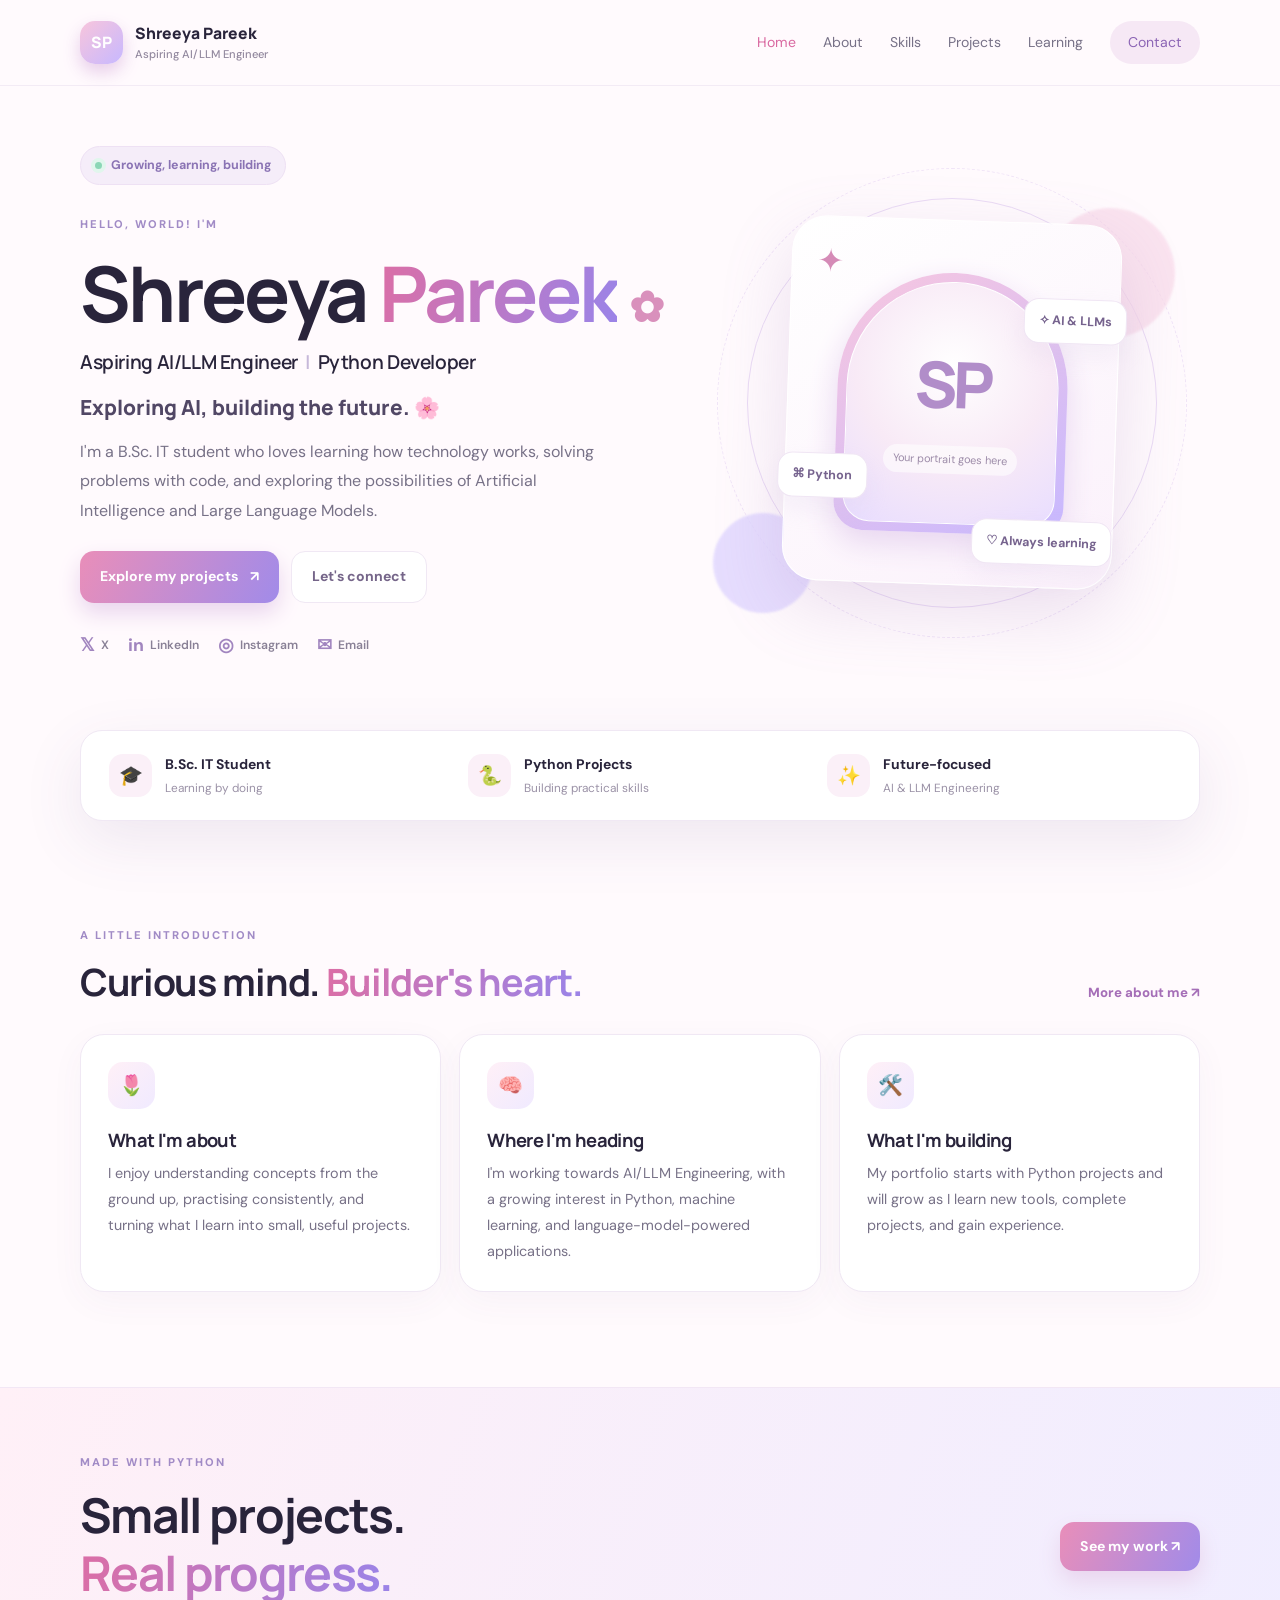
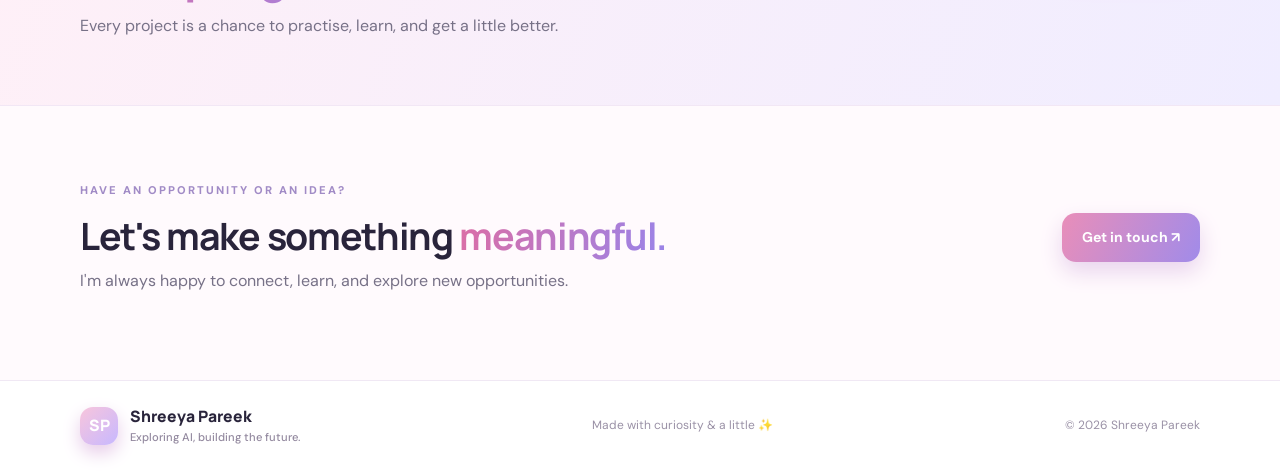
<file: index.html>
<!DOCTYPE html>
<html lang="en">
<head>
  <meta charset="UTF-8"><meta name="viewport" content="width=device-width, initial-scale=1.0">
  <meta name="description" content="Shreeya Pareek — Aspiring AI/LLM Engineer and Python Developer. Explore projects, skills, and learning journey.">
  <title>Shreeya Pareek | Portfolio</title><link rel="stylesheet" href="assets/css/style.css">
</head>
<body>
<header class="site-header"><a class="brand" href="index.html"><span class="brand-mark">SP</span><span>Shreeya Pareek<span class="brand-sub">Aspiring AI/LLM Engineer</span></span></a>
<button class="menu-toggle" aria-label="Toggle navigation" aria-expanded="false">☰</button>
<nav class="nav"><a class="active" href="index.html">Home</a><a href="about.html">About</a><a href="skills.html">Skills</a><a href="projects.html">Projects</a><a href="learning.html">Learning</a><a href="contact.html" class="nav-cta">Contact</a></nav></header>
<main>
<section class="hero container">
  <div class="hero-copy"><span class="eyebrow"><span class="status-dot"></span> Growing, learning, building</span>
    <p class="overline">HELLO, WORLD! I'M</p><h1>Shreeya <span class="gradient-text">Pareek</span><span class="wave">✿</span></h1>
    <h2>Aspiring AI/LLM Engineer <span class="divider">|</span> Python Developer</h2>
    <p class="hero-tagline">Exploring AI, building the future. <span>🌸</span></p>
    <p class="hero-description">I'm a B.Sc. IT student who loves learning how technology works, solving problems with code, and exploring the possibilities of Artificial Intelligence and Large Language Models.</p>
    <div class="hero-actions"><a class="button button-primary" href="projects.html">Explore my projects <span>↗</span></a><a class="button button-secondary" href="contact.html">Let's connect</a></div>
    <div class="social-row"><a href="https://x.com/SparkSarc" target="_blank" rel="noopener">𝕏 <span>X</span></a><a href="https://www.linkedin.com/in/shreeya-pareek-653609417/" target="_blank" rel="noopener">in <span>LinkedIn</span></a><a href="https://www.instagram.com/__spark26/" target="_blank" rel="noopener">◎ <span>Instagram</span></a><a href="mailto:shreeyavishalpareek06@gmail.com">✉ <span>Email</span></a></div>
  </div>
  <div class="hero-visual"><div class="orbit orbit-one"></div><div class="orbit orbit-two"></div><div class="profile-card"><div class="card-sparkle sparkle-one">✦</div><div class="avatar-frame"><div class="avatar-placeholder"><span class="avatar-initials">SP</span><span class="avatar-caption">Your portrait goes here</span></div></div><span class="floating-chip chip-ai">✧ AI & LLMs</span><span class="floating-chip chip-python">⌘ Python</span><span class="floating-chip chip-heart">♡ Always learning</span></div><div class="blob blob-one"></div><div class="blob blob-two"></div></div>
</section>
<section class="quick-strip container"><div><span class="strip-icon">🎓</span><span><strong>B.Sc. IT Student</strong><small>Learning by doing</small></span></div><div><span class="strip-icon">🐍</span><span><strong>Python Projects</strong><small>Building practical skills</small></span></div><div><span class="strip-icon">✨</span><span><strong>Future-focused</strong><small>AI & LLM Engineering</small></span></div></section>
<section class="section container"><div class="section-heading"><div><p class="overline">A LITTLE INTRODUCTION</p><h2>Curious mind. <span class="gradient-text">Builder's heart.</span></h2></div><a class="text-link" href="about.html">More about me ↗</a></div><div class="intro-grid"><article class="soft-card intro-card"><span class="card-icon">🌷</span><h3>What I'm about</h3><p>I enjoy understanding concepts from the ground up, practising consistently, and turning what I learn into small, useful projects.</p></article><article class="soft-card intro-card"><span class="card-icon">🧠</span><h3>Where I'm heading</h3><p>I'm working towards AI/LLM Engineering, with a growing interest in Python, machine learning, and language-model-powered applications.</p></article><article class="soft-card intro-card"><span class="card-icon">🛠️</span><h3>What I'm building</h3><p>My portfolio starts with Python projects and will grow as I learn new tools, complete projects, and gain experience.</p></article></div></section>
<section class="featured-band"><div class="container featured-inner"><div><p class="overline">MADE WITH PYTHON</p><h2>Small projects.<br><span class="gradient-text">Real progress.</span></h2><p>Every project is a chance to practise, learn, and get a little better.</p></div><a class="button button-primary" href="projects.html">See my work ↗</a></div></section>
<section class="section container closing-cta"><div><p class="overline">HAVE AN OPPORTUNITY OR AN IDEA?</p><h2>Let's make something <span class="gradient-text">meaningful.</span></h2><p>I'm always happy to connect, learn, and explore new opportunities.</p></div><a class="button button-primary" href="contact.html">Get in touch ↗</a></section>
</main><footer class="site-footer"><div class="container footer-inner"><a class="brand footer-brand" href="index.html"><span class="brand-mark">SP</span><span>Shreeya Pareek<span class="brand-sub">Exploring AI, building the future.</span></span></a><p>Made with curiosity & a little ✨</p><span>© <span class="year"></span> Shreeya Pareek</span></div></footer><script src="assets/js/main.js"></script></body></html>
</file>
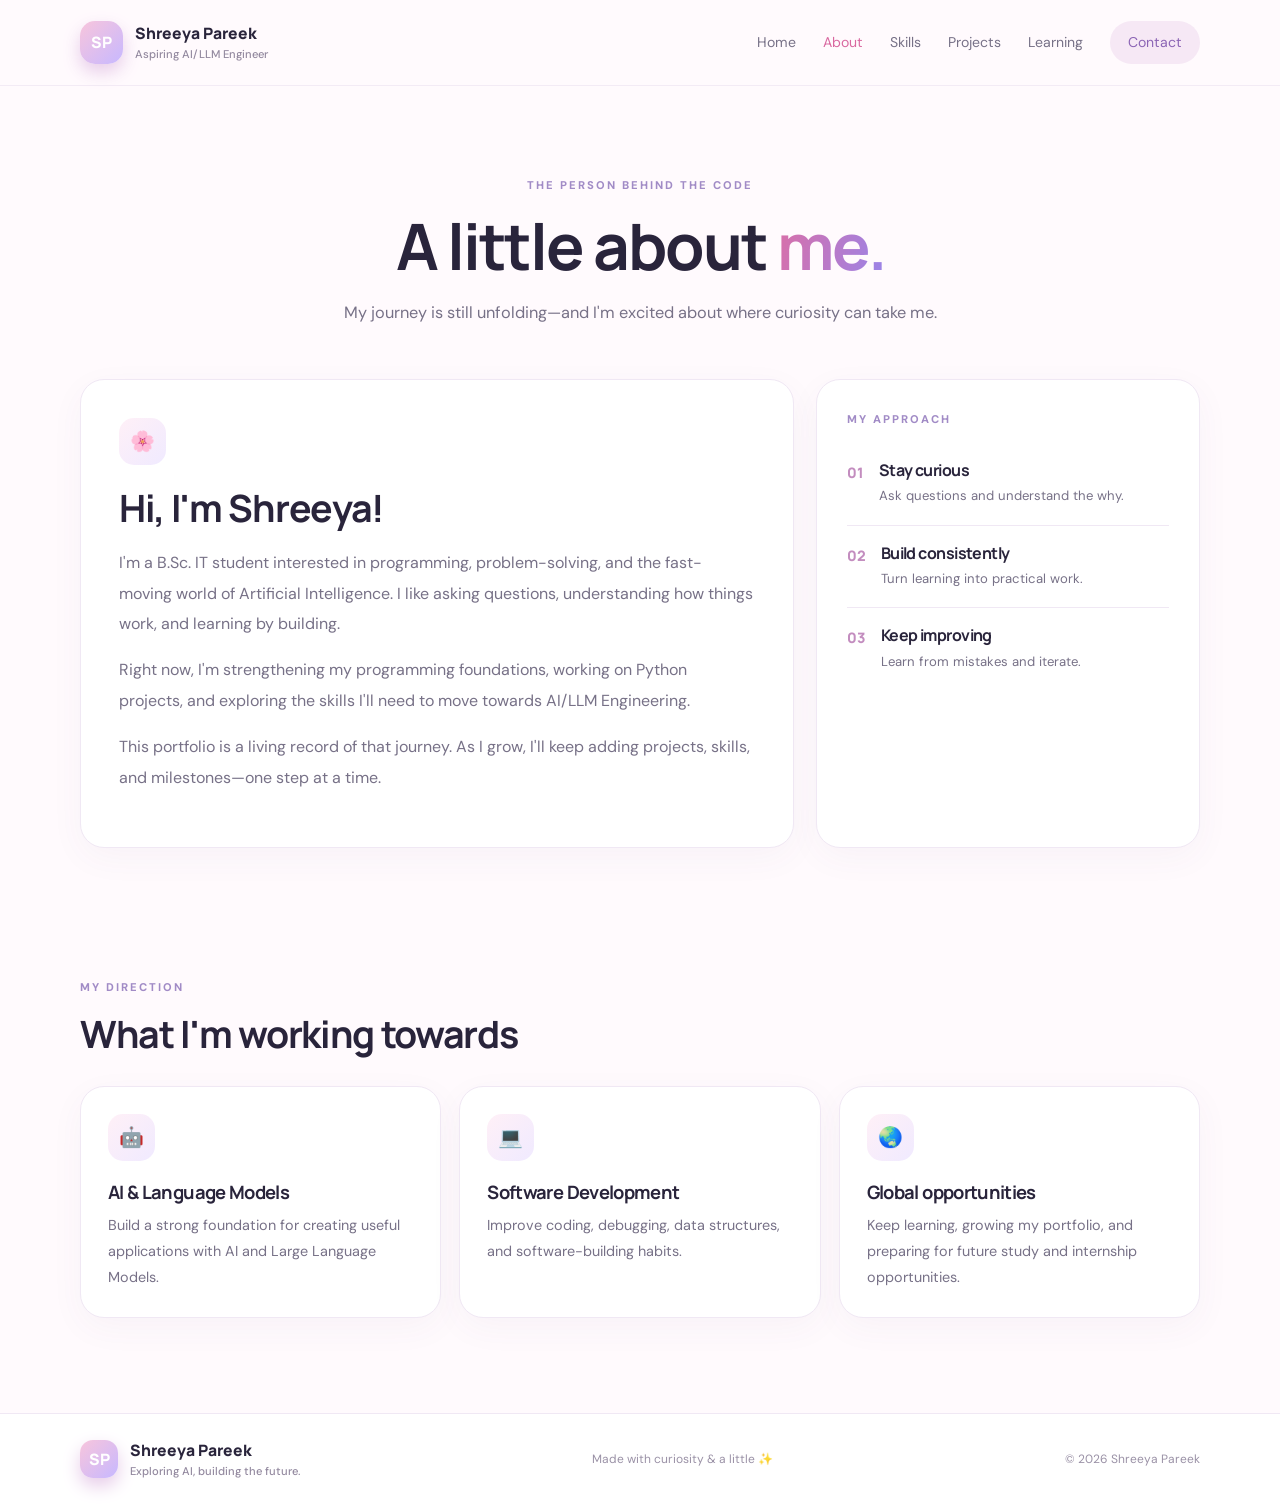
<file: about.html>
<!DOCTYPE html><html lang="en"><head><meta charset="UTF-8"><meta name="viewport" content="width=device-width, initial-scale=1.0"><title>About | Shreeya Pareek</title><link rel="stylesheet" href="assets/css/style.css"></head><body>
<header class="site-header"><a class="brand" href="index.html"><span class="brand-mark">SP</span><span>Shreeya Pareek<span class="brand-sub">Aspiring AI/LLM Engineer</span></span></a><button class="menu-toggle" aria-label="Toggle navigation" aria-expanded="false">☰</button><nav class="nav"><a href="index.html">Home</a><a class="active" href="about.html">About</a><a href="skills.html">Skills</a><a href="projects.html">Projects</a><a href="learning.html">Learning</a><a href="contact.html" class="nav-cta">Contact</a></nav></header>
<main><section class="page-hero container"><p class="overline">THE PERSON BEHIND THE CODE</p><h1>A little about <span class="gradient-text">me.</span></h1><p>My journey is still unfolding—and I'm excited about where curiosity can take me.</p></section>
<section class="container content-grid"><article class="soft-card long-card"><span class="card-icon">🌸</span><h2>Hi, I'm Shreeya!</h2><p>I'm a B.Sc. IT student interested in programming, problem-solving, and the fast-moving world of Artificial Intelligence. I like asking questions, understanding how things work, and learning by building.</p><p>Right now, I'm strengthening my programming foundations, working on Python projects, and exploring the skills I'll need to move towards AI/LLM Engineering.</p><p>This portfolio is a living record of that journey. As I grow, I'll keep adding projects, skills, and milestones—one step at a time.</p></article><aside class="soft-card values-card"><p class="overline">MY APPROACH</p><div class="value-row"><span>01</span><div><h3>Stay curious</h3><p>Ask questions and understand the why.</p></div></div><div class="value-row"><span>02</span><div><h3>Build consistently</h3><p>Turn learning into practical work.</p></div></div><div class="value-row"><span>03</span><div><h3>Keep improving</h3><p>Learn from mistakes and iterate.</p></div></div></aside></section>
<section class="container section"><div class="section-heading"><div><p class="overline">MY DIRECTION</p><h2>What I'm working towards</h2></div></div><div class="intro-grid"><article class="soft-card intro-card"><span class="card-icon">🤖</span><h3>AI & Language Models</h3><p>Build a strong foundation for creating useful applications with AI and Large Language Models.</p></article><article class="soft-card intro-card"><span class="card-icon">💻</span><h3>Software Development</h3><p>Improve coding, debugging, data structures, and software-building habits.</p></article><article class="soft-card intro-card"><span class="card-icon">🌏</span><h3>Global opportunities</h3><p>Keep learning, growing my portfolio, and preparing for future study and internship opportunities.</p></article></div></section></main>
<footer class="site-footer"><div class="container footer-inner"><a class="brand footer-brand" href="index.html"><span class="brand-mark">SP</span><span>Shreeya Pareek<span class="brand-sub">Exploring AI, building the future.</span></span></a><p>Made with curiosity & a little ✨</p><span>© <span class="year"></span> Shreeya Pareek</span></div></footer><script src="assets/js/main.js"></script></body></html>
</file>
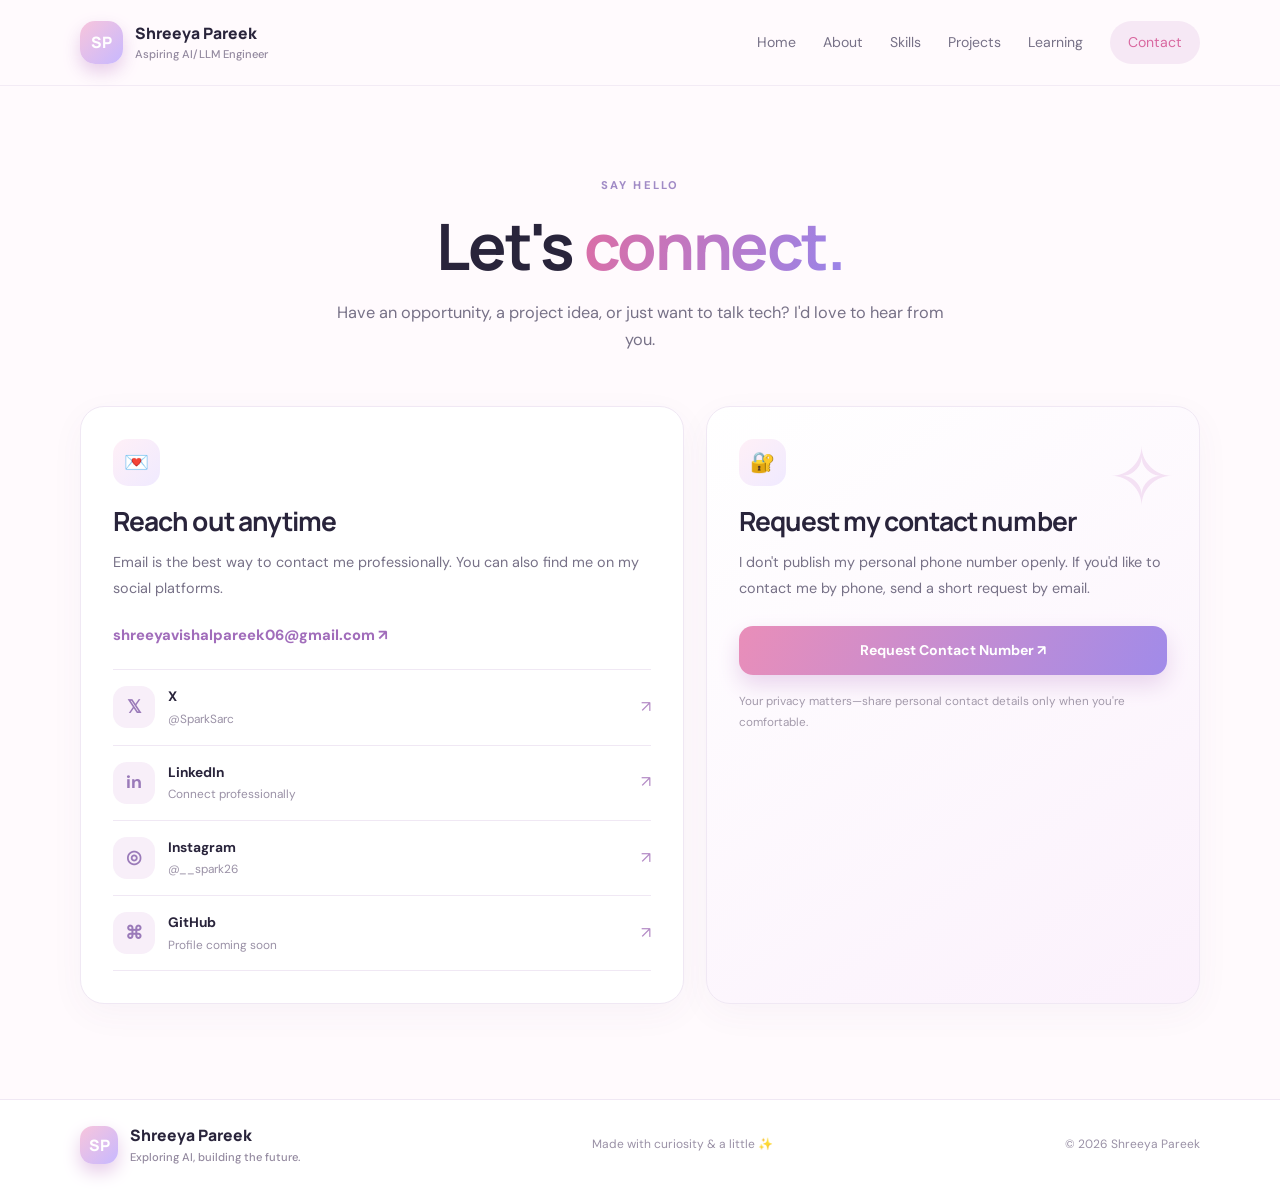
<file: contact.html>
<!DOCTYPE html><html lang="en"><head><meta charset="UTF-8"><meta name="viewport" content="width=device-width, initial-scale=1.0"><meta name="description" content="Contact Shreeya Pareek."><title>Contact | Shreeya Pareek</title><link rel="stylesheet" href="assets/css/style.css"></head><body>
<header class="site-header"><a class="brand" href="index.html"><span class="brand-mark">SP</span><span>Shreeya Pareek<span class="brand-sub">Aspiring AI/LLM Engineer</span></span></a><button class="menu-toggle" aria-label="Toggle navigation" aria-expanded="false">☰</button><nav class="nav"><a href="index.html">Home</a><a href="about.html">About</a><a href="skills.html">Skills</a><a href="projects.html">Projects</a><a href="learning.html">Learning</a><a class="active nav-cta" href="contact.html">Contact</a></nav></header>
<main><section class="page-hero container"><p class="overline">SAY HELLO</p><h1>Let's <span class="gradient-text">connect.</span></h1><p>Have an opportunity, a project idea, or just want to talk tech? I'd love to hear from you.</p></section>
<section class="container contact-layout"><div class="soft-card contact-main"><span class="card-icon">💌</span><h2>Reach out anytime</h2><p>Email is the best way to contact me professionally. You can also find me on my social platforms.</p><a class="contact-email" href="mailto:shreeyavishalpareek06@gmail.com">shreeyavishalpareek06@gmail.com ↗</a><div class="contact-links"><a href="https://x.com/SparkSarc" target="_blank" rel="noopener"><span class="contact-symbol">𝕏</span><span><strong>X</strong><small>@SparkSarc</small></span><span class="arrow">↗</span></a><a href="https://www.linkedin.com/in/shreeya-pareek-653609417/" target="_blank" rel="noopener"><span class="contact-symbol">in</span><span><strong>LinkedIn</strong><small>Connect professionally</small></span><span class="arrow">↗</span></a><a href="https://www.instagram.com/__spark26/" target="_blank" rel="noopener"><span class="contact-symbol">◎</span><span><strong>Instagram</strong><small>@__spark26</small></span><span class="arrow">↗</span></a><a href="https://github.com/" target="_blank" rel="noopener"><span class="contact-symbol">⌘</span><span><strong>GitHub</strong><small>Profile coming soon</small></span><span class="arrow">↗</span></a></div></div>
<aside class="soft-card contact-side"><div class="side-decoration">✧</div><span class="card-icon">🔐</span><h2>Request my contact number</h2><p>I don't publish my personal phone number openly. If you'd like to contact me by phone, send a short request by email.</p><a class="button button-primary button-full" href="mailto:shreeyavishalpareek06@gmail.com?subject=Request%20for%20Contact%20Number&body=Hi%20Shreeya%2C%0A%0AI%27d%20like%20to%20request%20your%20contact%20number.%20Please%20let%20me%20know%20if%20you%27re%20comfortable%20sharing%20it.%0A%0AThank%20you!">Request Contact Number ↗</a><p class="privacy-note">Your privacy matters—share personal contact details only when you're comfortable.</p></aside></section></main>
<footer class="site-footer"><div class="container footer-inner"><a class="brand footer-brand" href="index.html"><span class="brand-mark">SP</span><span>Shreeya Pareek<span class="brand-sub">Exploring AI, building the future.</span></span></a><p>Made with curiosity & a little ✨</p><span>© <span class="year"></span> Shreeya Pareek</span></div></footer><script src="assets/js/main.js"></script></body></html>
</file>
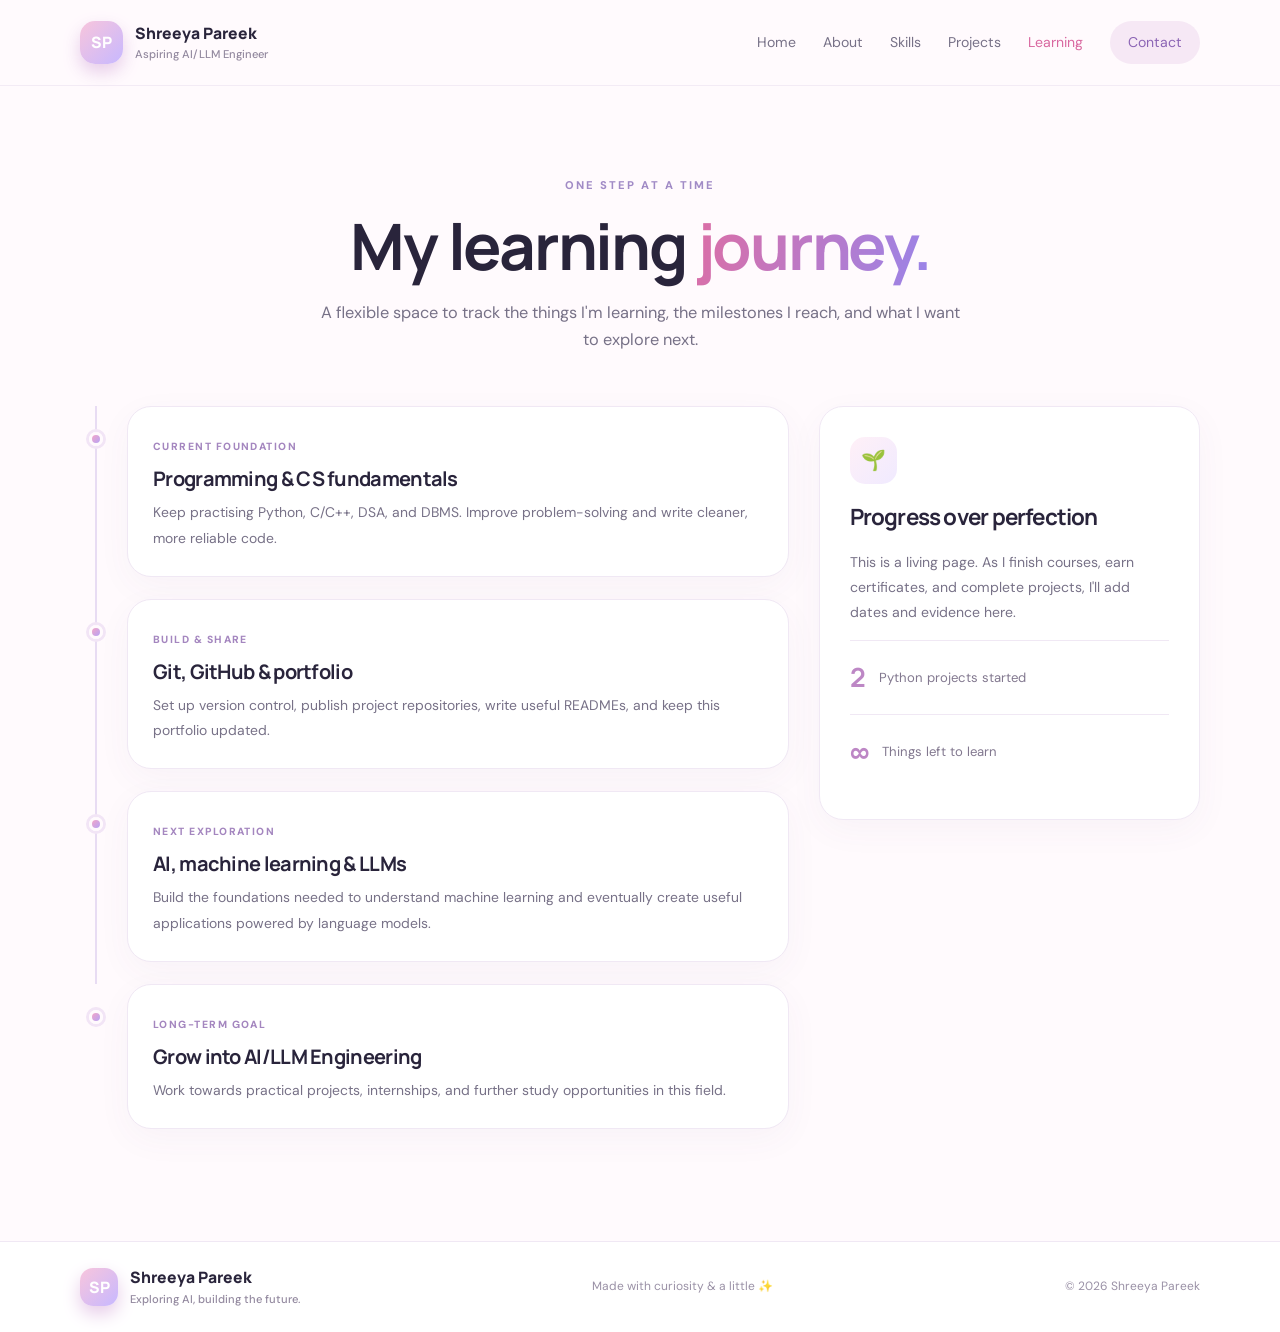
<file: learning.html>
<!DOCTYPE html><html lang="en"><head><meta charset="UTF-8"><meta name="viewport" content="width=device-width, initial-scale=1.0"><title>Learning | Shreeya Pareek</title><link rel="stylesheet" href="assets/css/style.css"></head><body>
<header class="site-header"><a class="brand" href="index.html"><span class="brand-mark">SP</span><span>Shreeya Pareek<span class="brand-sub">Aspiring AI/LLM Engineer</span></span></a><button class="menu-toggle" aria-label="Toggle navigation" aria-expanded="false">☰</button><nav class="nav"><a href="index.html">Home</a><a href="about.html">About</a><a href="skills.html">Skills</a><a href="projects.html">Projects</a><a class="active" href="learning.html">Learning</a><a href="contact.html" class="nav-cta">Contact</a></nav></header>
<main><section class="page-hero container"><p class="overline">ONE STEP AT A TIME</p><h1>My learning <span class="gradient-text">journey.</span></h1><p>A flexible space to track the things I'm learning, the milestones I reach, and what I want to explore next.</p></section>
<section class="container learning-layout"><div class="timeline"><article class="timeline-item"><span class="timeline-dot"></span><div class="soft-card timeline-card"><span class="timeline-label">CURRENT FOUNDATION</span><h2>Programming & CS fundamentals</h2><p>Keep practising Python, C/C++, DSA, and DBMS. Improve problem-solving and write cleaner, more reliable code.</p></div></article><article class="timeline-item"><span class="timeline-dot"></span><div class="soft-card timeline-card"><span class="timeline-label">BUILD & SHARE</span><h2>Git, GitHub & portfolio</h2><p>Set up version control, publish project repositories, write useful READMEs, and keep this portfolio updated.</p></div></article><article class="timeline-item"><span class="timeline-dot"></span><div class="soft-card timeline-card"><span class="timeline-label">NEXT EXPLORATION</span><h2>AI, machine learning & LLMs</h2><p>Build the foundations needed to understand machine learning and eventually create useful applications powered by language models.</p></div></article><article class="timeline-item"><span class="timeline-dot"></span><div class="soft-card timeline-card"><span class="timeline-label">LONG-TERM GOAL</span><h2>Grow into AI/LLM Engineering</h2><p>Work towards practical projects, internships, and further study opportunities in this field.</p></div></article></div><aside class="soft-card learning-note"><span class="card-icon">🌱</span><h2>Progress over perfection</h2><p>This is a living page. As I finish courses, earn certificates, and complete projects, I'll add dates and evidence here.</p><div class="mini-stat"><strong>2</strong><span>Python projects started</span></div><div class="mini-stat"><strong>∞</strong><span>Things left to learn</span></div></aside></section></main>
<footer class="site-footer"><div class="container footer-inner"><a class="brand footer-brand" href="index.html"><span class="brand-mark">SP</span><span>Shreeya Pareek<span class="brand-sub">Exploring AI, building the future.</span></span></a><p>Made with curiosity & a little ✨</p><span>© <span class="year"></span> Shreeya Pareek</span></div></footer><script src="assets/js/main.js"></script></body></html>
</file>
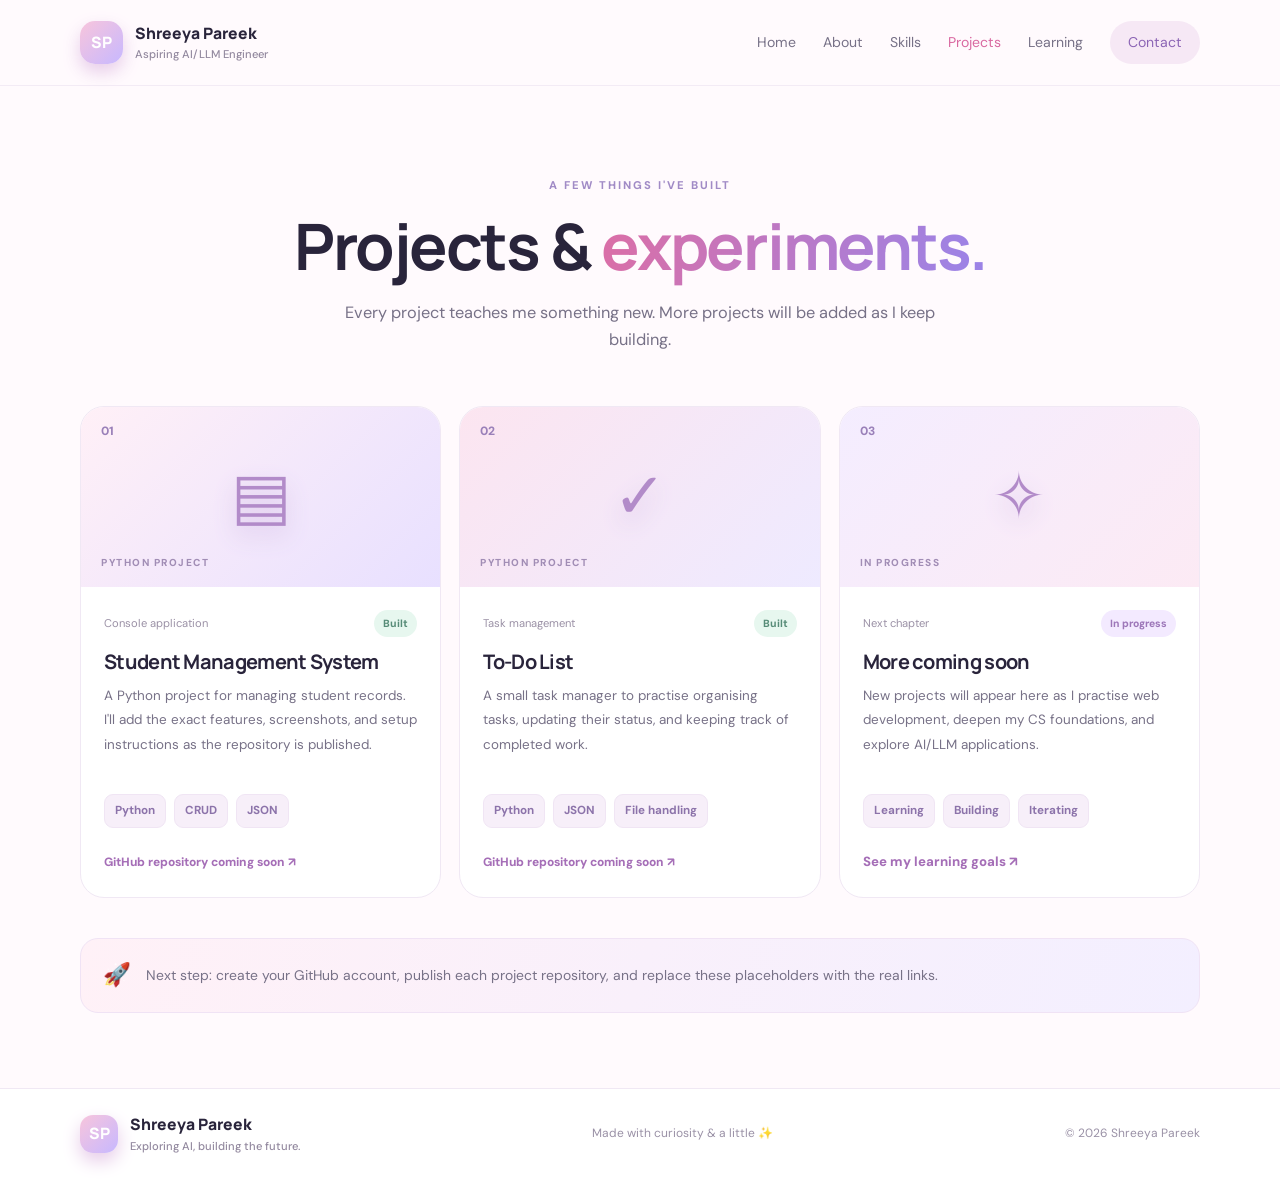
<file: projects.html>
<!DOCTYPE html><html lang="en"><head><meta charset="UTF-8"><meta name="viewport" content="width=device-width, initial-scale=1.0"><title>Projects | Shreeya Pareek</title><link rel="stylesheet" href="assets/css/style.css"></head><body>
<header class="site-header"><a class="brand" href="index.html"><span class="brand-mark">SP</span><span>Shreeya Pareek<span class="brand-sub">Aspiring AI/LLM Engineer</span></span></a><button class="menu-toggle" aria-label="Toggle navigation" aria-expanded="false">☰</button><nav class="nav"><a href="index.html">Home</a><a href="about.html">About</a><a href="skills.html">Skills</a><a class="active" href="projects.html">Projects</a><a href="learning.html">Learning</a><a href="contact.html" class="nav-cta">Contact</a></nav></header>
<main><section class="page-hero container"><p class="overline">A FEW THINGS I'VE BUILT</p><h1>Projects & <span class="gradient-text">experiments.</span></h1><p>Every project teaches me something new. More projects will be added as I keep building.</p></section>
<section class="container project-grid"><article class="project-card"><div class="project-art art-one"><span>01</span><div class="art-symbol">▤</div><small>PYTHON PROJECT</small></div><div class="project-body"><div class="project-meta"><span class="project-type">Console application</span><span class="status-pill">Built</span></div><h2>Student Management System</h2><p>A Python project for managing student records. I'll add the exact features, screenshots, and setup instructions as the repository is published.</p><div class="tags"><span>Python</span><span>CRUD</span><span>JSON</span></div><a class="text-link repo-link" href="contact.html">GitHub repository coming soon ↗</a></div></article>
<article class="project-card"><div class="project-art art-two"><span>02</span><div class="art-symbol">✓</div><small>PYTHON PROJECT</small></div><div class="project-body"><div class="project-meta"><span class="project-type">Task management</span><span class="status-pill">Built</span></div><h2>To-Do List</h2><p>A small task manager to practise organising tasks, updating their status, and keeping track of completed work.</p><div class="tags"><span>Python</span><span>JSON</span><span>File handling</span></div><a class="text-link repo-link" href="contact.html">GitHub repository coming soon ↗</a></div></article>
<article class="project-card project-upcoming"><div class="project-art art-three"><span>03</span><div class="art-symbol">✧</div><small>IN PROGRESS</small></div><div class="project-body"><div class="project-meta"><span class="project-type">Next chapter</span><span class="status-pill status-progress">In progress</span></div><h2>More coming soon</h2><p>New projects will appear here as I practise web development, deepen my CS foundations, and explore AI/LLM applications.</p><div class="tags"><span>Learning</span><span>Building</span><span>Iterating</span></div><a class="text-link" href="learning.html">See my learning goals ↗</a></div></article></section>
<section class="container note-banner"><span>🚀</span><p>Next step: create your GitHub account, publish each project repository, and replace these placeholders with the real links.</p></section></main>
<footer class="site-footer"><div class="container footer-inner"><a class="brand footer-brand" href="index.html"><span class="brand-mark">SP</span><span>Shreeya Pareek<span class="brand-sub">Exploring AI, building the future.</span></span></a><p>Made with curiosity & a little ✨</p><span>© <span class="year"></span> Shreeya Pareek</span></div></footer><script src="assets/js/main.js"></script></body></html>
</file>
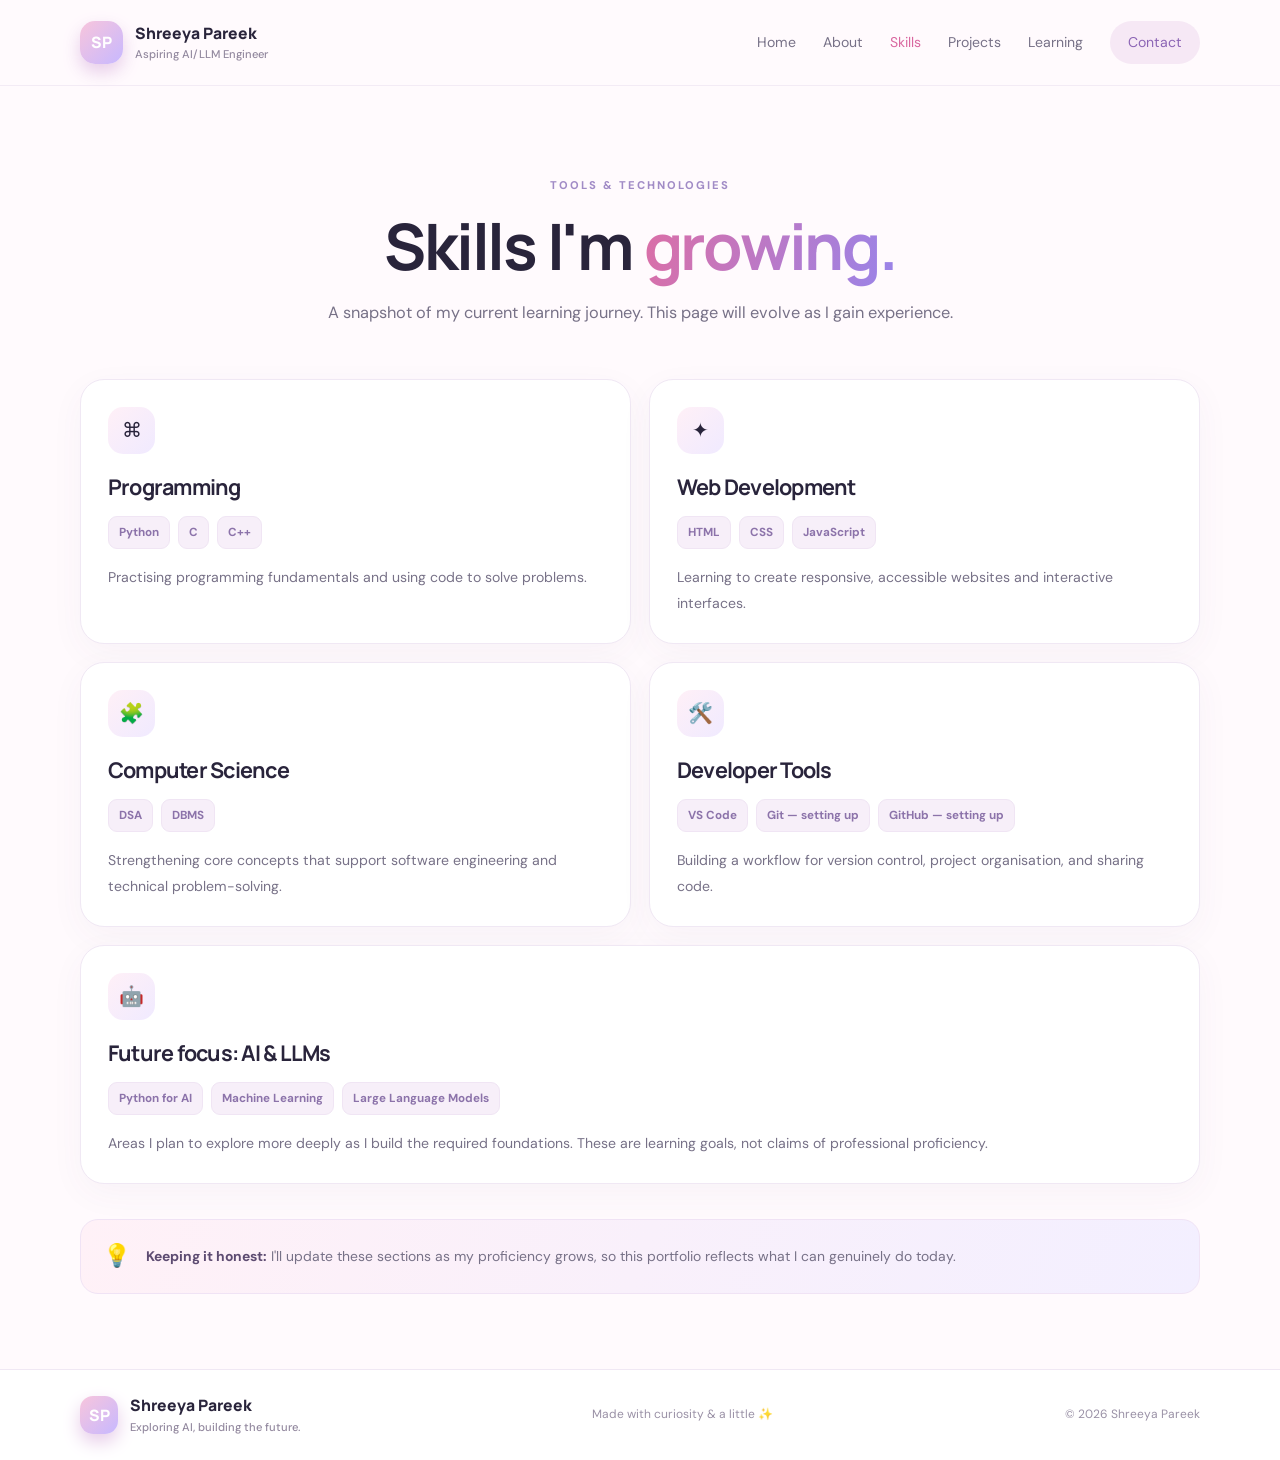
<file: skills.html>
<!DOCTYPE html><html lang="en"><head><meta charset="UTF-8"><meta name="viewport" content="width=device-width, initial-scale=1.0"><title>Skills | Shreeya Pareek</title><link rel="stylesheet" href="assets/css/style.css"></head><body>
<header class="site-header"><a class="brand" href="index.html"><span class="brand-mark">SP</span><span>Shreeya Pareek<span class="brand-sub">Aspiring AI/LLM Engineer</span></span></a><button class="menu-toggle" aria-label="Toggle navigation" aria-expanded="false">☰</button><nav class="nav"><a href="index.html">Home</a><a href="about.html">About</a><a class="active" href="skills.html">Skills</a><a href="projects.html">Projects</a><a href="learning.html">Learning</a><a href="contact.html" class="nav-cta">Contact</a></nav></header>
<main><section class="page-hero container"><p class="overline">TOOLS & TECHNOLOGIES</p><h1>Skills I'm <span class="gradient-text">growing.</span></h1><p>A snapshot of my current learning journey. This page will evolve as I gain experience.</p></section>
<section class="container skill-grid"><article class="soft-card skill-card"><span class="card-icon">⌘</span><h2>Programming</h2><div class="tags"><span>Python</span><span>C</span><span>C++</span></div><p>Practising programming fundamentals and using code to solve problems.</p></article><article class="soft-card skill-card"><span class="card-icon">✦</span><h2>Web Development</h2><div class="tags"><span>HTML</span><span>CSS</span><span>JavaScript</span></div><p>Learning to create responsive, accessible websites and interactive interfaces.</p></article><article class="soft-card skill-card"><span class="card-icon">🧩</span><h2>Computer Science</h2><div class="tags"><span>DSA</span><span>DBMS</span></div><p>Strengthening core concepts that support software engineering and technical problem-solving.</p></article><article class="soft-card skill-card"><span class="card-icon">🛠️</span><h2>Developer Tools</h2><div class="tags"><span>VS Code</span><span>Git — setting up</span><span>GitHub — setting up</span></div><p>Building a workflow for version control, project organisation, and sharing code.</p></article><article class="soft-card skill-card skill-wide"><span class="card-icon">🤖</span><h2>Future focus: AI & LLMs</h2><div class="tags"><span>Python for AI</span><span>Machine Learning</span><span>Large Language Models</span></div><p>Areas I plan to explore more deeply as I build the required foundations. These are learning goals, not claims of professional proficiency.</p></article></section><section class="container note-banner"><span>💡</span><p><strong>Keeping it honest:</strong> I'll update these sections as my proficiency grows, so this portfolio reflects what I can genuinely do today.</p></section></main>
<footer class="site-footer"><div class="container footer-inner"><a class="brand footer-brand" href="index.html"><span class="brand-mark">SP</span><span>Shreeya Pareek<span class="brand-sub">Exploring AI, building the future.</span></span></a><p>Made with curiosity & a little ✨</p><span>© <span class="year"></span> Shreeya Pareek</span></div></footer><script src="assets/js/main.js"></script></body></html>
</file>
<file: assets/css/style.css>
@import url('https://fonts.googleapis.com/css2?family=DM+Sans:wght@400;500;600;700&family=Manrope:wght@400;500;600;700;800&display=swap');
:root{--ink:#29243b;--muted:#777187;--pink:#f3a6c8;--pink-deep:#d968a0;--lav:#b7a3f5;--lav-dark:#8d76df;--paper:#fffafd;--white:#fff;--line:#f0e8f4;--shadow:0 20px 60px rgba(93,66,125,.10);--radius:24px}
*{box-sizing:border-box}html{scroll-behavior:smooth}body{margin:0;background:var(--paper);color:var(--ink);font-family:'DM Sans',sans-serif;line-height:1.65}a{color:inherit;text-decoration:none}p{color:var(--muted);margin-top:0}h1,h2,h3{font-family:'Manrope',sans-serif;line-height:1.2;letter-spacing:-.035em;margin-top:0}h1{font-size:clamp(2.7rem,6vw,5.3rem);margin-bottom:18px}h2{font-size:clamp(1.55rem,3vw,2.35rem)}h3{font-size:1.15rem}.container{width:min(1120px,calc(100% - 44px));margin-inline:auto}.site-header{height:86px;display:flex;align-items:center;justify-content:space-between;padding:0 max(22px,calc((100vw - 1120px)/2));background:rgba(255,250,253,.9);backdrop-filter:blur(16px);border-bottom:1px solid rgba(240,232,244,.8);position:sticky;top:0;z-index:20}.brand{display:flex;gap:12px;align-items:center;font-family:'Manrope',sans-serif;font-weight:800;font-size:.98rem;line-height:1.2}.brand-mark{display:grid;place-items:center;width:43px;height:43px;border-radius:15px;background:linear-gradient(135deg,#f8c5dc,#c7b8ff);color:#fff;font-weight:800;box-shadow:0 8px 18px #e7cce9}.brand-sub{display:block;font:500 .7rem 'DM Sans',sans-serif;color:#93899f;margin-top:5px;letter-spacing:0}.nav{display:flex;align-items:center;gap:27px;font-size:.88rem;color:#777187}.nav a{transition:.2s}.nav a:hover,.nav a.active{color:var(--pink-deep)}.nav .nav-cta{background:#f6e8f5;padding:10px 18px;border-radius:999px;color:#8c65b5}.menu-toggle{display:none;border:0;background:#f6e8f5;border-radius:12px;padding:9px 12px;color:var(--ink);font-size:1.1rem}.hero{display:grid;grid-template-columns:1.08fr .92fr;gap:40px;align-items:center;min-height:630px;padding-top:60px;padding-bottom:70px}.eyebrow{display:inline-flex;align-items:center;gap:9px;background:#f5edf9;color:#8a73b4;border:1px solid #eee1f4;border-radius:999px;padding:8px 14px;font-size:.78rem;font-weight:700;margin-bottom:30px}.status-dot{width:7px;height:7px;background:#8bd7b6;border-radius:50%;box-shadow:0 0 0 4px #e1f6ed}.overline{font-size:.7rem;letter-spacing:.18em;font-weight:800;color:#a18bc6;margin-bottom:14px}.hero h1{margin-bottom:12px}.gradient-text{background:linear-gradient(105deg,#d96fa8 5%,#9c83e6 95%);-webkit-background-clip:text;background-clip:text;color:transparent}.wave{color:#d990bc;font-size:.55em;margin-left:12px}.hero h2{font-size:1.2rem;letter-spacing:-.02em;font-weight:600;margin-bottom:16px}.divider{color:#c6b8d9;padding:0 4px}.hero-tagline{font-family:'Manrope',sans-serif;font-size:1.3rem;font-weight:800;color:#514765;margin-bottom:12px}.hero-description{max-width:540px;line-height:1.85}.hero-actions{display:flex;gap:12px;flex-wrap:wrap;margin:26px 0 28px}.button{display:inline-flex;align-items:center;justify-content:center;gap:12px;padding:13px 20px;border-radius:14px;font-size:.88rem;font-weight:700;transition:transform .2s,box-shadow .2s}.button:hover{transform:translateY(-2px)}.button-primary{color:white;background:linear-gradient(115deg,#e98eb9,#a18be9);box-shadow:0 10px 22px #e9d4ed}.button-secondary{background:white;border:1px solid var(--line);color:#756589}.social-row{display:flex;gap:19px;align-items:center;flex-wrap:wrap;color:#a185bf}.social-row a{font-size:1.1rem;font-weight:800;display:flex;gap:6px;align-items:center}.social-row span{font-size:.76rem;font-weight:600;color:#898096}.hero-visual{min-height:450px;position:relative;display:grid;place-items:center}.profile-card{position:relative;z-index:2;width:min(330px,78%);height:365px;background:linear-gradient(145deg,#fff,#fbf1fb);border:1px solid #fff;box-shadow:0 25px 70px rgba(153,116,178,.2);border-radius:35px;transform:rotate(2deg);display:grid;place-items:center}.avatar-frame{width:230px;height:260px;padding:9px;background:linear-gradient(145deg,#f8c7df,#c7b8ff);border-radius:120px 120px 30px 30px;box-shadow:0 12px 30px #e8d6f0}.avatar-placeholder{width:100%;height:100%;border-radius:inherit;background:radial-gradient(circle at 50% 35%,#fff 0,#f8eaf6 52%,#e8ddff 100%);display:flex;flex-direction:column;align-items:center;justify-content:center;gap:10px;border:1px solid white}.avatar-initials{font-family:'Manrope';font-weight:800;font-size:4rem;color:#b18dc9;letter-spacing:-.08em}.avatar-caption{font-size:.68rem;color:#9c8ba8;background:#fff9;padding:5px 10px;border-radius:20px}.orbit{position:absolute;border:1px solid #eadbf5;border-radius:50%;width:410px;height:410px}.orbit-two{width:470px;height:470px;border-style:dashed;opacity:.7}.blob{position:absolute;border-radius:50%;filter:blur(1px)}.blob-one{width:130px;height:130px;background:#f8d8e8;top:30px;right:25px;opacity:.65}.blob-two{width:100px;height:100px;background:#ded4ff;bottom:15px;left:10px;opacity:.75}.floating-chip{position:absolute;background:white;border:1px solid #f0e6f4;box-shadow:0 12px 25px #d9c9e733;border-radius:15px;padding:11px 14px;font-size:.78rem;font-weight:700;color:#76638e;white-space:nowrap}.chip-ai{top:74px;right:-8px}.chip-python{bottom:82px;left:-8px}.chip-heart{bottom:22px;right:0}.card-sparkle{position:absolute;color:#d58bb7;font-size:2rem}.sparkle-one{top:18px;left:24px}.quick-strip{display:grid;grid-template-columns:repeat(3,1fr);gap:15px;background:white;border:1px solid var(--line);border-radius:22px;padding:22px 28px;box-shadow:var(--shadow)}.quick-strip>div{display:flex;align-items:center;gap:13px}.strip-icon{display:grid;place-items:center;width:43px;height:43px;background:#fbf0f8;border-radius:14px;font-size:1.2rem}.quick-strip strong,.quick-strip small{display:block}.quick-strip strong{font-size:.87rem}.quick-strip small{font-size:.74rem;color:#9b92a7;margin-top:3px}.section{padding-top:105px;padding-bottom:95px}.section-heading{display:flex;align-items:end;justify-content:space-between;gap:25px;margin-bottom:30px}.section-heading h2{margin-bottom:0}.text-link{font-size:.83rem;font-weight:800;color:#a56eb7;white-space:nowrap}.text-link:hover{color:#d968a0}.intro-grid{display:grid;grid-template-columns:repeat(3,1fr);gap:18px}.soft-card{background:white;border:1px solid var(--line);border-radius:var(--radius);box-shadow:0 10px 35px rgba(93,66,125,.045)}.intro-card{padding:27px;transition:transform .2s,box-shadow .2s}.intro-card:hover,.project-card:hover{transform:translateY(-4px);box-shadow:var(--shadow)}.card-icon{display:grid;place-items:center;width:47px;height:47px;border-radius:15px;background:linear-gradient(135deg,#fff0f7,#f0eaff);font-size:1.25rem;margin-bottom:20px}.intro-card h3{margin-bottom:10px}.intro-card p{font-size:.9rem;line-height:1.8;margin-bottom:0}.featured-band{background:linear-gradient(110deg,#fff0f7,#f0edff);padding:65px 0;border-block:1px solid #f2e7f5}.featured-inner{display:flex;align-items:center;justify-content:space-between;gap:30px}.featured-inner h2{font-size:clamp(2rem,4vw,3rem);margin-bottom:12px}.featured-inner p:last-child{margin-bottom:0}.closing-cta{display:flex;align-items:center;justify-content:space-between;gap:25px;padding-top:75px;padding-bottom:85px}.closing-cta h2{margin-bottom:10px}.closing-cta p:last-child{margin-bottom:0}.site-footer{border-top:1px solid var(--line);background:#fff;padding:26px 0}.footer-inner{display:flex;align-items:center;justify-content:space-between;gap:20px}.footer-brand .brand-mark{width:38px;height:38px;border-radius:13px}.footer-inner p,.footer-inner>span{font-size:.75rem;color:#9a91a6;margin:0}.page-hero{padding-top:90px;padding-bottom:52px;text-align:center;max-width:850px}.page-hero h1{font-size:clamp(2.6rem,5vw,4.4rem);margin-bottom:15px}.page-hero>p:last-child{max-width:640px;margin:0 auto;font-size:1.02rem}.content-grid{display:grid;grid-template-columns:1.3fr .7fr;gap:22px;padding-bottom:25px}.long-card{padding:38px}.long-card h2{margin-bottom:18px}.long-card p{line-height:1.9}.values-card{padding:30px}.value-row{display:flex;gap:15px;padding:18px 0;border-bottom:1px solid var(--line)}.value-row:last-child{border:0}.value-row>span{font-family:'Manrope';font-size:.9rem;font-weight:800;color:#c38dbf}.value-row h3{font-size:1rem;margin-bottom:5px}.value-row p{font-size:.82rem;margin:0}.skill-grid{display:grid;grid-template-columns:repeat(2,1fr);gap:18px;padding-bottom:35px}.skill-card{padding:27px}.skill-card h2{font-size:1.35rem;margin-bottom:15px}.skill-card p{font-size:.88rem;line-height:1.8;margin-bottom:0}.skill-wide{grid-column:1/-1}.tags{display:flex;gap:8px;flex-wrap:wrap;margin:16px 0}.tags span{font-size:.73rem;font-weight:700;color:#8c73aa;background:#f7eff9;border:1px solid #f0e5f4;padding:6px 10px;border-radius:9px}.note-banner{display:flex;align-items:center;gap:15px;background:linear-gradient(110deg,#fff1f7,#f3efff);border:1px solid #f0e3f5;border-radius:18px;padding:18px 22px;margin-bottom:75px}.note-banner>span{font-size:1.4rem}.note-banner p{margin:0;font-size:.87rem}.note-banner strong{color:#5d4b71}.project-grid{display:grid;grid-template-columns:repeat(3,1fr);gap:18px;padding-bottom:40px}.project-card{background:#fff;border:1px solid var(--line);border-radius:24px;overflow:hidden;transition:transform .2s,box-shadow .2s}.project-art{height:180px;position:relative;display:flex;align-items:center;justify-content:center;overflow:hidden}.project-art>span{position:absolute;left:20px;top:15px;font-size:.75rem;font-weight:800;color:#9a80b9}.project-art small{position:absolute;bottom:15px;left:20px;font-size:.63rem;letter-spacing:.15em;font-weight:800;color:#a18db5}.art-one{background:linear-gradient(135deg,#fff0f7,#e8e0ff)}.art-two{background:linear-gradient(135deg,#fce5f0,#eeeaff)}.art-three{background:linear-gradient(135deg,#f4edff,#fceaf4)}.art-symbol{font-size:4rem;font-weight:400;color:#b28bc9;text-shadow:0 10px 25px #d9c5e9}.project-body{padding:23px}.project-meta{display:flex;align-items:center;justify-content:space-between;gap:8px;margin-bottom:13px}.project-type{font-size:.7rem;color:#9b91a6}.status-pill{font-size:.65rem;font-weight:800;color:#578c78;background:#e7f7ef;padding:5px 9px;border-radius:999px}.status-progress{color:#9d77b9;background:#f3eaff}.project-body h2{font-size:1.25rem;margin-bottom:10px}.project-body p{font-size:.84rem;line-height:1.8;min-height:95px}.project-body .tags{margin:15px 0 20px}.repo-link{font-size:.75rem;white-space:normal}.learning-layout{display:grid;grid-template-columns:1.3fr .7fr;gap:30px;padding-bottom:90px}.timeline{padding-left:15px}.timeline-item{position:relative;padding:0 0 22px 30px;border-left:2px solid #e8dcf3}.timeline-item:last-child{border-left-color:transparent}.timeline-dot{position:absolute;left:-8px;top:26px;width:14px;height:14px;background:linear-gradient(135deg,#f3a6c8,#b7a3f5);border:3px solid var(--paper);border-radius:50%;box-shadow:0 0 0 3px #f2e5f6}.timeline-card{padding:25px}.timeline-label{font-size:.65rem;font-weight:800;letter-spacing:.14em;color:#a486bf}.timeline-card h2{font-size:1.25rem;margin:9px 0}.timeline-card p{font-size:.87rem;line-height:1.8;margin:0}.learning-note{padding:30px;height:max-content;position:sticky;top:110px}.learning-note h2{font-size:1.4rem}.learning-note p{font-size:.88rem;line-height:1.8}.mini-stat{display:flex;align-items:center;gap:13px;border-top:1px solid var(--line);padding:15px 0}.mini-stat strong{font-family:'Manrope';font-size:1.65rem;color:#bd87c5}.mini-stat span{font-size:.82rem;color:#82788f}.contact-layout{display:grid;grid-template-columns:1.1fr .9fr;gap:22px;padding-bottom:95px}.contact-main,.contact-side{padding:32px}.contact-main h2,.contact-side h2{font-size:1.65rem;margin-bottom:12px}.contact-main>p,.contact-side>p{font-size:.9rem;line-height:1.8}.contact-email{display:inline-block;color:#a16dbb;font-weight:800;font-size:.92rem;margin:7px 0 22px;overflow-wrap:anywhere}.contact-links{border-top:1px solid var(--line)}.contact-links>a{display:flex;align-items:center;gap:13px;padding:15px 0;border-bottom:1px solid var(--line)}.contact-symbol{width:42px;height:42px;display:grid;place-items:center;background:#f8eff9;border-radius:14px;color:#9a7ab9;font-weight:800;font-size:1.1rem}.contact-links strong,.contact-links small{display:block}.contact-links strong{font-size:.86rem}.contact-links small{font-size:.74rem;color:#9a91a6;margin-top:2px}.contact-links .arrow{margin-left:auto;color:#b38ac5}.contact-side{position:relative;overflow:hidden;background:linear-gradient(145deg,#fff,#fbf1fc)}.side-decoration{position:absolute;right:24px;top:5px;font-size:5rem;color:#f0d8f0;opacity:.75}.button-full{width:100%;margin:10px 0 16px}.privacy-note{font-size:.73rem!important;color:#a39aab!important}.footer-inner{flex-wrap:wrap}
@media(max-width:850px){.site-header{height:76px}.menu-toggle{display:block}.nav{display:none;position:absolute;top:75px;left:0;right:0;padding:18px 22px 24px;background:rgba(255,250,253,.98);border-bottom:1px solid var(--line);flex-direction:column;align-items:stretch;gap:0}.nav.nav-open{display:flex}.nav a{padding:12px 4px}.nav .nav-cta{padding:12px 15px;margin-top:5px;text-align:center}.hero{grid-template-columns:1fr;gap:15px;padding-top:55px;min-height:auto}.hero-copy{max-width:680px}.hero-visual{min-height:430px}.quick-strip{grid-template-columns:1fr;gap:17px}.quick-strip>div{padding-bottom:12px;border-bottom:1px solid var(--line)}.quick-strip>div:last-child{border:0;padding-bottom:0}.intro-grid,.project-grid{grid-template-columns:1fr 1fr}.content-grid,.learning-layout,.contact-layout{grid-template-columns:1fr}.learning-note{position:static}.project-grid .project-card:last-child{grid-column:1/-1}.footer-inner{justify-content:center;text-align:center}.footer-brand{margin-right:auto}.footer-inner p{order:3;width:100%}}
@media(max-width:560px){.container{width:min(100% - 30px,1120px)}.brand{font-size:.86rem}.brand-sub{font-size:.65rem}.hero{padding-top:42px}.hero h1{font-size:3rem}.hero h2{font-size:1.02rem}.hero-tagline{font-size:1.1rem}.hero-visual{min-height:370px}.profile-card{height:310px;width:270px}.avatar-frame{width:190px;height:220px}.orbit{width:330px;height:330px}.orbit-two{width:365px;height:365px}.chip-ai{right:-2px;top:50px}.chip-python{left:-2px;bottom:75px}.chip-heart{right:-3px;bottom:25px}.section{padding-top:70px;padding-bottom:65px}.section-heading{align-items:start;flex-direction:column}.intro-grid,.project-grid,.skill-grid{grid-template-columns:1fr}.skill-wide{grid-column:auto}.project-grid .project-card:last-child{grid-column:auto}.featured-inner,.closing-cta{align-items:flex-start;flex-direction:column}.featured-band{padding:48px 0}.page-hero{padding-top:65px;padding-bottom:38px}.page-hero h1{font-size:2.65rem}.long-card,.values-card,.contact-main,.contact-side{padding:24px}.footer-inner{flex-direction:column}.footer-brand{margin:0}.footer-inner p{order:0}.project-body p{min-height:0}}
</file>
